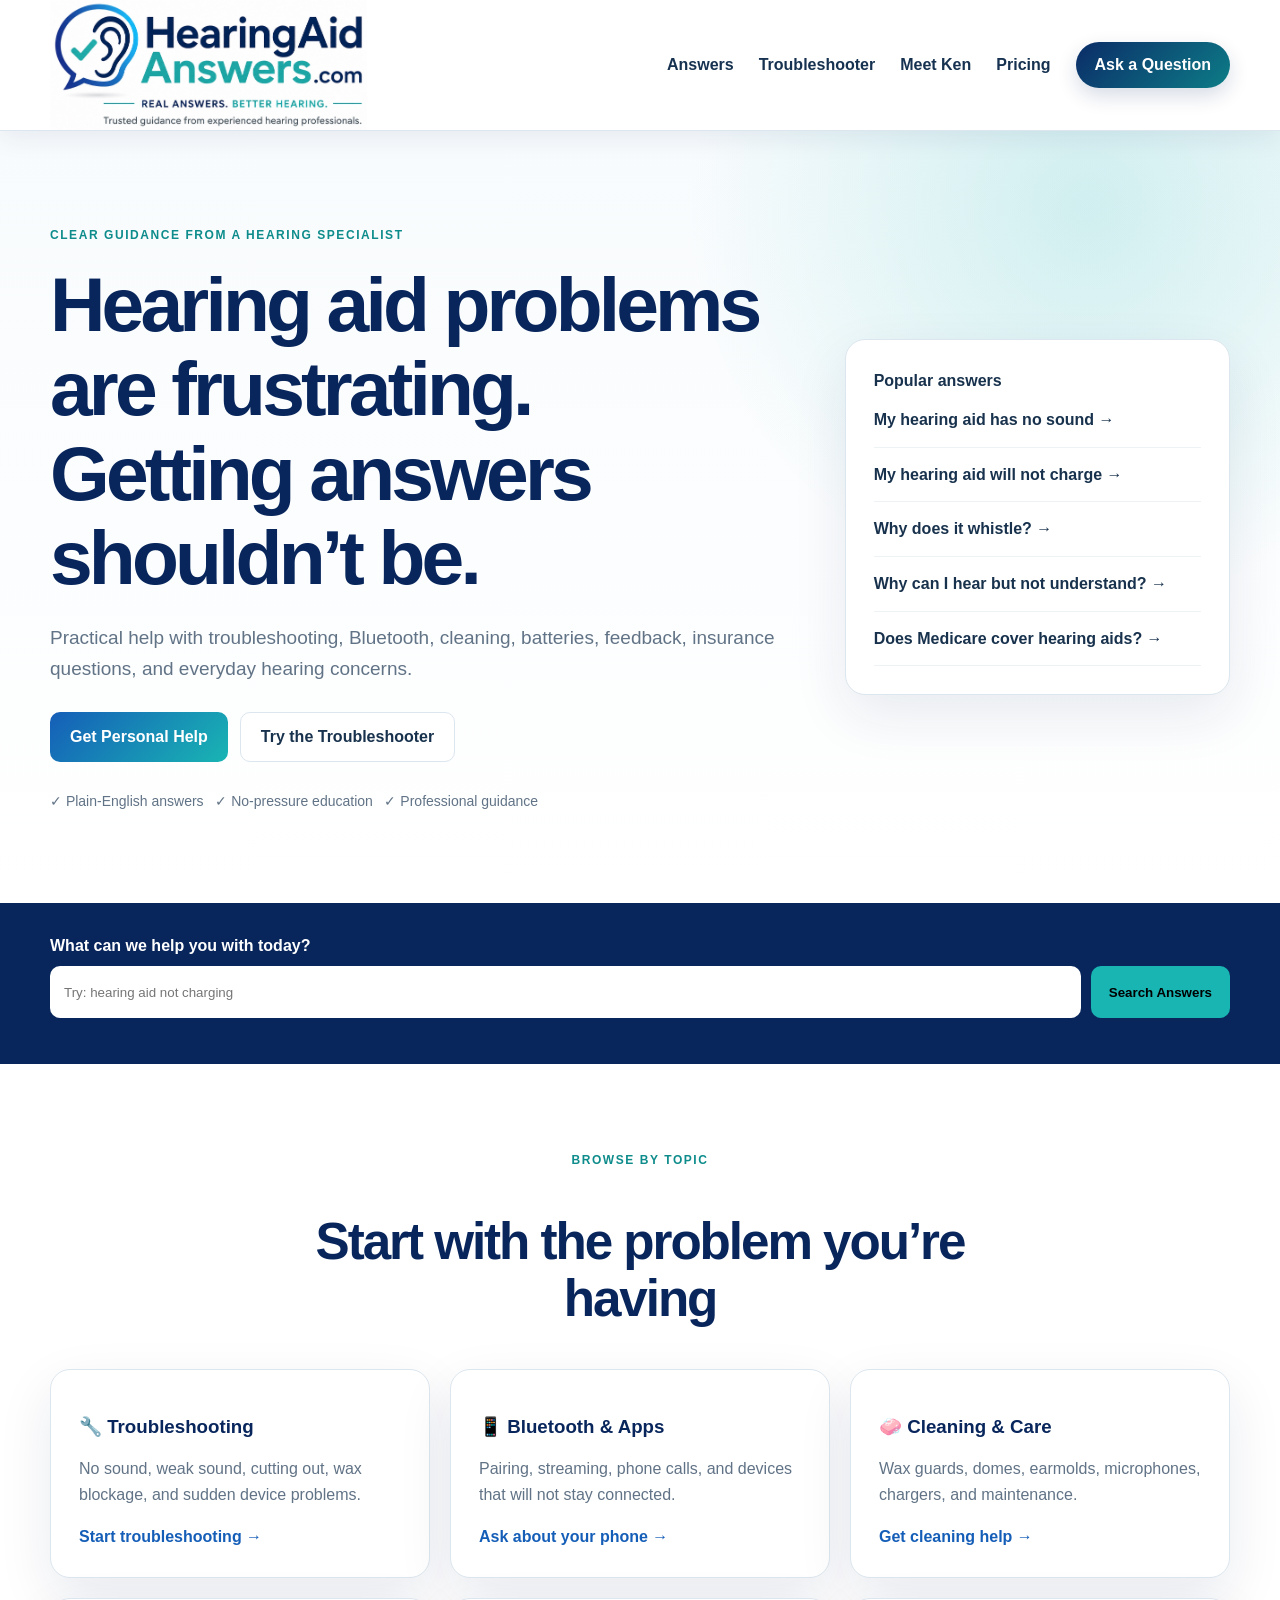
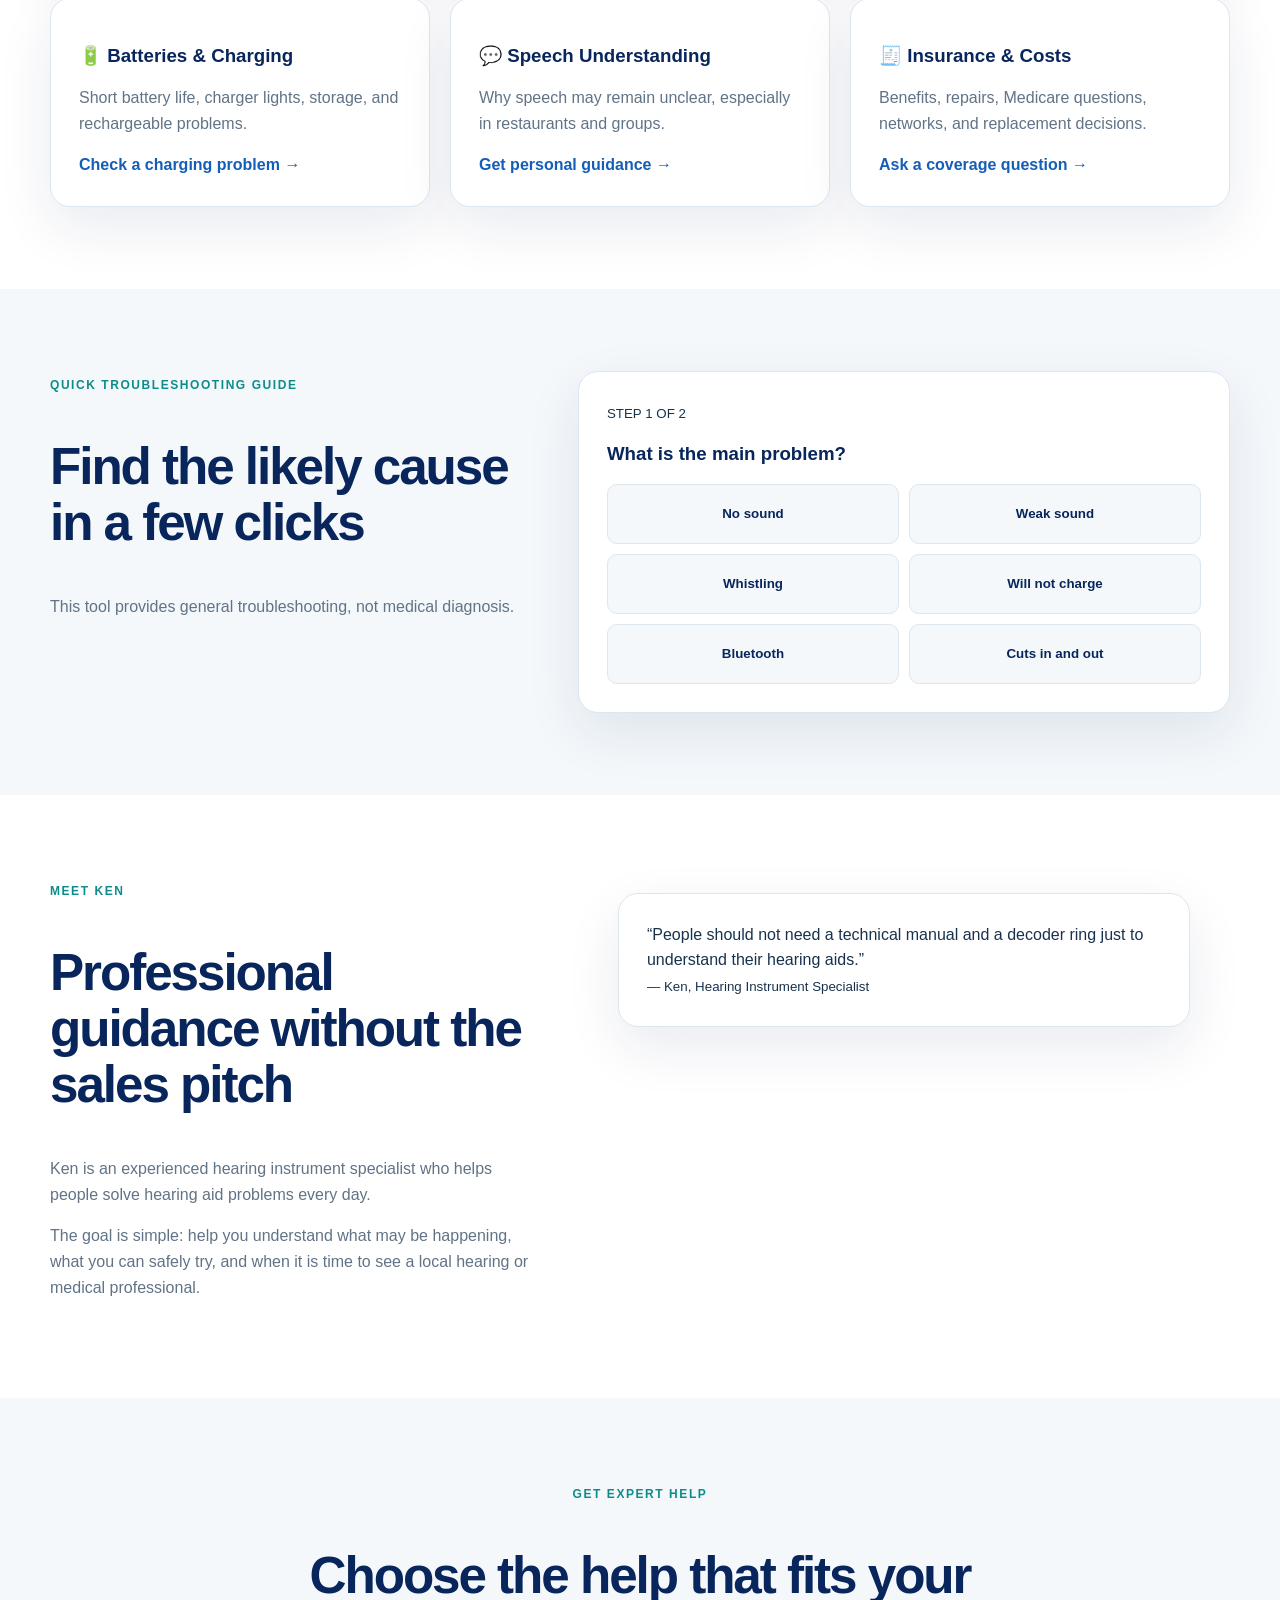
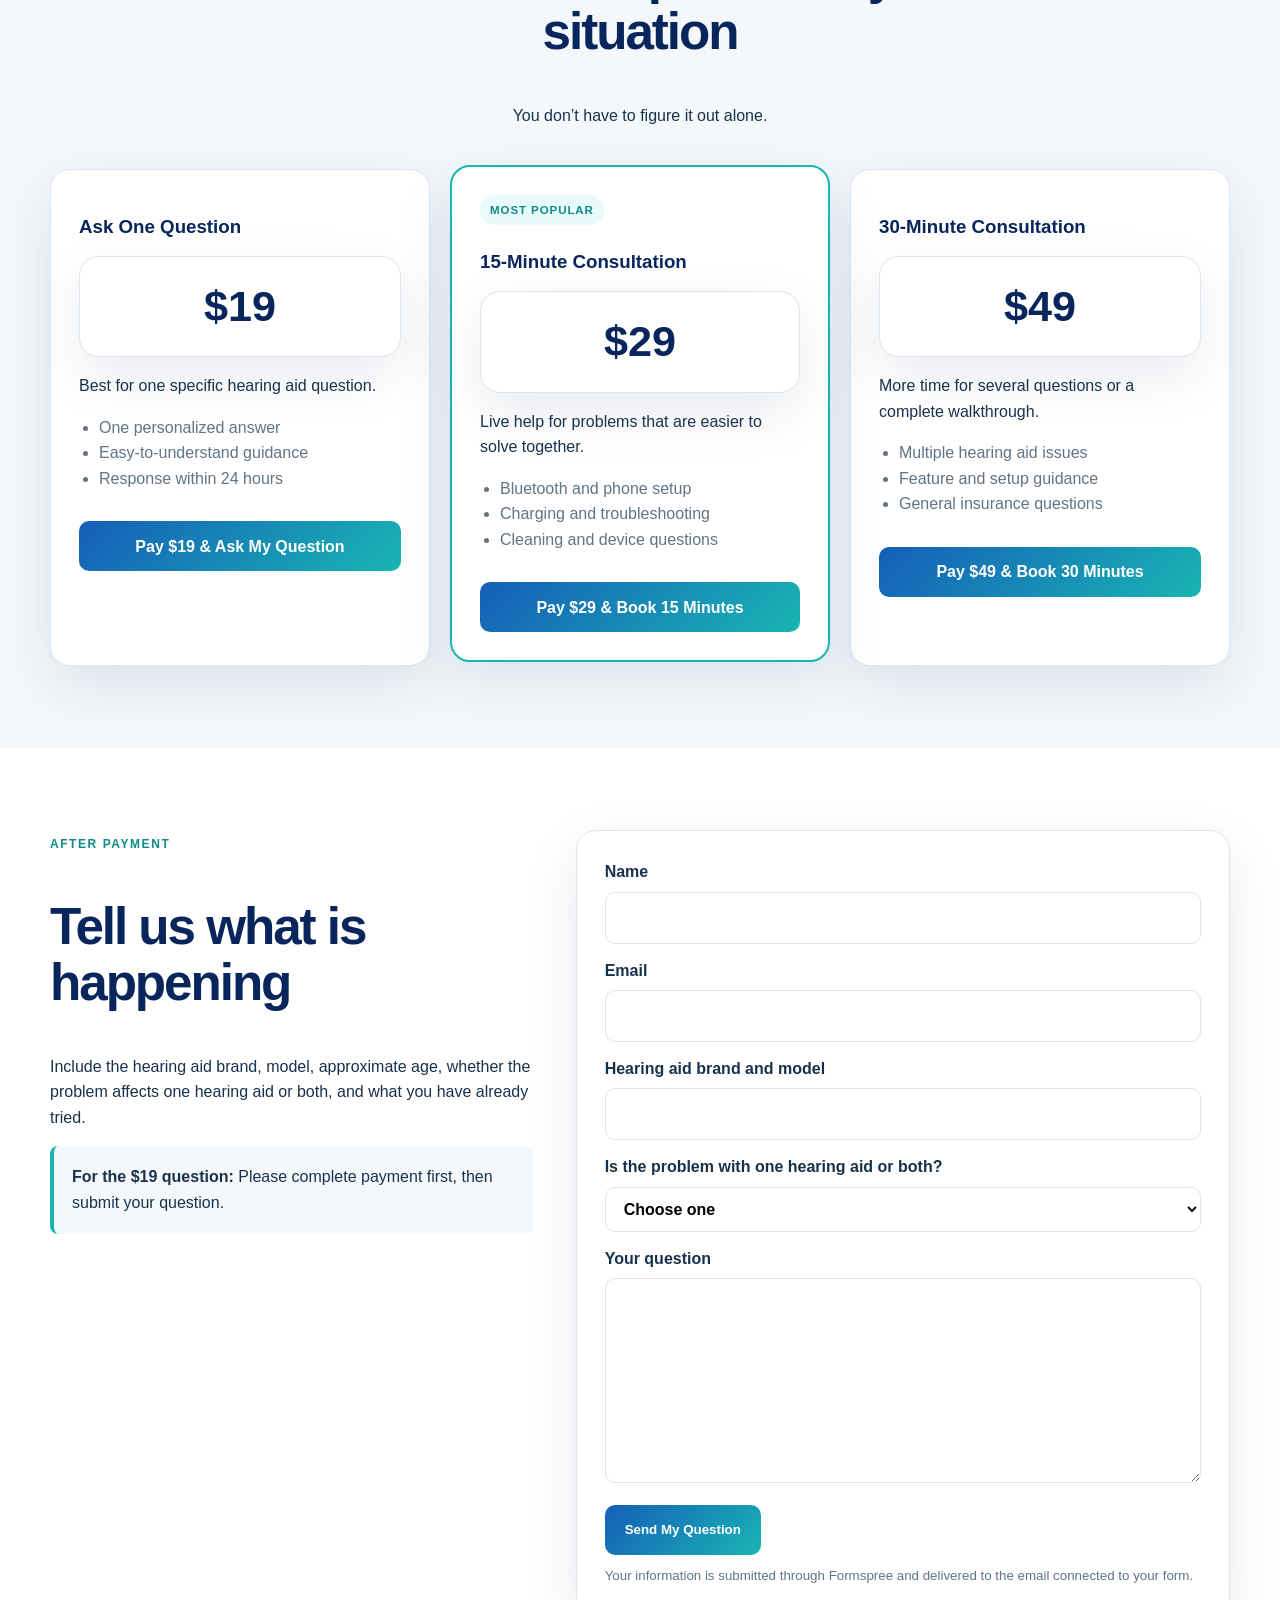
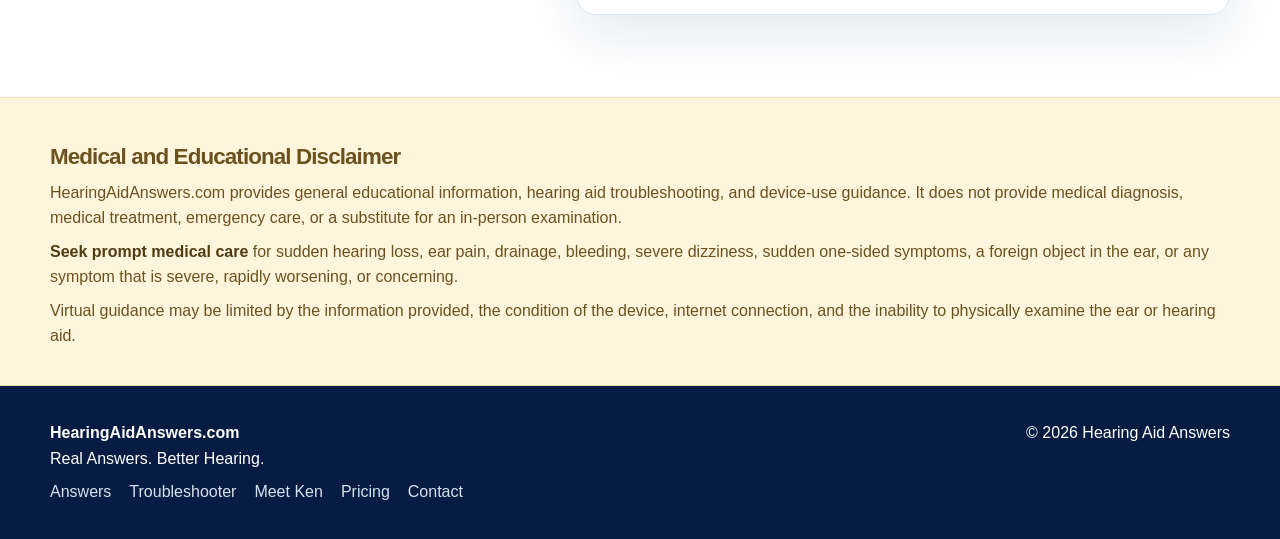
<file: index.html>
<!doctype html>
<html lang="en">
<head>
<meta name="description" content="Get expert answers to your hearing aid questions from an experienced hearing specialist. Virtual consultations, troubleshooting, cleaning tips, Bluetooth help, and honest advice.">
 <title>Hearing Aid Answers | Expert Hearing Aid Help & Virtual Consultations</title>
<!-- Google tag (gtag.js) -->
<script async src="https://www.googletagmanager.com/gtag/js?id=G-X56CJ06M9F"></script>
<script>
  window.dataLayer = window.dataLayer || [];
  function gtag(){dataLayer.push(arguments);}
  gtag('js', new Date());

  gtag('config', 'G-X56CJ06M9F');
</script>
  <link rel="stylesheet" href="./styles.css?v=4">

  <style>
    .help-options {
      display: grid;
      grid-template-columns: repeat(3, 1fr);
      gap: 20px;
      margin-top: 34px;
    }

    .help-card {
      background: #fff;
      border: 1px solid #dce6ee;
      border-radius: 20px;
      padding: 28px;
      box-shadow: 0 20px 55px rgba(8,38,92,.10);
    }

    .help-card.featured {
      border: 2px solid #19b5b3;
      transform: translateY(-4px);
    }

    .help-card .price {
      display: block;
      font-size: 2.7rem;
      line-height: 1;
      font-weight: 800;
      color: #08265c;
      margin: 12px 0 14px;
    }

    .help-card ul {
      padding-left: 20px;
      color: #617386;
    }

    .help-card .btn {
      width: 100%;
      margin-top: 14px;
    }

    .most-popular {
      display: inline-block;
      background: #e8fbfa;
      color: #0d8c8b;
      font-size: .72rem;
      font-weight: 800;
      letter-spacing: .08em;
      padding: 6px 10px;
      border-radius: 999px;
      margin-bottom: 8px;
    }

    .question-panel {
      display: grid;
      grid-template-columns: .85fr 1.15fr;
      gap: 42px;
      align-items: start;
    }

    .question-panel form {
      background: #fff;
      border: 1px solid #dce6ee;
      border-radius: 20px;
      padding: 28px;
      box-shadow: 0 20px 55px rgba(8,38,92,.10);
    }

    .question-panel form label {
      display: block;
      font-weight: 800;
      margin-bottom: 14px;
    }

    .question-panel input,
    .question-panel textarea,
    .question-panel select {
      width: 100%;
      margin-top: 7px;
      padding: 12px 14px;
      border: 1px solid #dce6ee;
      border-radius: 10px;
      font: inherit;
      background: #fff;
    }

    .question-panel small {
      display: block;
      color: #617386;
      margin-top: 10px;
    }

    .paid-note {
      background: #f4f8fb;
      border-left: 4px solid #19b5b3;
      padding: 18px;
      border-radius: 8px;
      color: #18324d;
    }

    .waiver {
      background: #fff5dd;
      color: #6b511e;
      padding: 28px 0;
      border-top: 1px solid #f0dfaa;
      border-bottom: 1px solid #f0dfaa;
    }

    .waiver h2 {
      color: #6b511e;
      font-size: 1.4rem;
      margin-bottom: 10px;
    }

    .waiver p {
      margin: 8px 0;
    }

    .waiver strong {
      color: #4f3b12;
    }

    .footer-links {
      display: flex;
      gap: 18px;
      flex-wrap: wrap;
      margin-top: 8px;
    }

    .footer-links a {
      color: #d6e2ed;
      text-decoration: none;
    }

    @media (max-width: 850px) {
      .help-options,
      .question-panel {
        grid-template-columns: 1fr;
      }

      .help-card.featured {
        transform: none;
      }
    }
  </style>
 <script type="application/ld+json">
{
  "@context":"https://schema.org",
  "@type":"MedicalBusiness",
  "name":"Hearing Aid Answers",
  "url":"https://hearingaidanswers.com",
  "logo":"https://hearingaidanswers.com/hearing-aid-answers-logo.png",
  "description":"Professional hearing aid advice and virtual consultations from an experienced hearing specialist.",
  "serviceType":"Hearing Aid Consultation",
  "sameAs":[
    "https://www.instagram.com/hearingaidanswers"
  ]
}
</script>
<meta name="google-site-verification" content="I1CWi6V6kV3puIH193Li59yIFA6LHplWw_Mh35VZeIM" />
 </head>
 <body>

<header>
  <div class="wrap nav">
    <img src="./hearing-aid-answers-logo.png" alt="Hearing Aid Answers">

    <button id="menu" aria-label="Open navigation">☰</button>

    <nav>
      <a href="#topics">Answers</a>
      <a href="#tool">Troubleshooter</a>
      <a href="#about">Meet Ken</a>
      <a href="#help">Pricing</a>
      <a class="pill" href="#question-form">Ask a Question</a>
    </nav>
  </div>
</header>

<main>

<section class="hero">
  <div class="wrap grid">

    <div>
      <span class="eyebrow">Clear guidance from a hearing specialist</span>

      <h1>Hearing aid problems are frustrating. Getting answers shouldn’t be.</h1>

      <p class="lead">
        Practical help with troubleshooting, Bluetooth, cleaning, batteries,
        feedback, insurance questions, and everyday hearing concerns.
      </p>

      <div class="actions">
        <a class="btn primary" href="#help">Get Personal Help</a>
        <a class="btn" href="#tool">Try the Troubleshooter</a>
      </div>

      <div class="checks">
        ✓ Plain-English answers &nbsp;
        ✓ No-pressure education &nbsp;
        ✓ Professional guidance
      </div>
    </div>

    <aside>
      <b>Popular answers</b>
      <a href="#tool">My hearing aid has no sound →</a>
      <a href="#tool">My hearing aid will not charge →</a>
      <a href="#topics">Why does it whistle? →</a>
      <a href="#topics">Why can I hear but not understand? →</a>
      <a href="#question-form">Does Medicare cover hearing aids? →</a>
    </aside>

  </div>
</section>

<section class="search">
  <div class="wrap">
    <label for="q">What can we help you with today?</label>

    <div>
      <input id="q" type="search" placeholder="Try: hearing aid not charging">
      <button id="searchBtn" type="button">Search Answers</button>
    </div>

    <p id="msg"></p>
  </div>
</section>

<section id="topics" class="section">
  <div class="wrap">

    <div class="heading">
      <span class="eyebrow">Browse by topic</span>
      <h2>Start with the problem you’re having</h2>
    </div>

    <div class="cards">

      <article>
        <h3>🔧 Troubleshooting</h3>
        <p>No sound, weak sound, cutting out, wax blockage, and sudden device problems.</p>
        <a href="#tool">Start troubleshooting →</a>
      </article>

      <article>
        <h3>📱 Bluetooth &amp; Apps</h3>
        <p>Pairing, streaming, phone calls, and devices that will not stay connected.</p>
        <a href="#question-form">Ask about your phone →</a>
      </article>

      <article>
        <h3>🧼 Cleaning &amp; Care</h3>
        <p>Wax guards, domes, earmolds, microphones, chargers, and maintenance.</p>
        <a href="#question-form">Get cleaning help →</a>
      </article>

      <article>
        <h3>🔋 Batteries &amp; Charging</h3>
        <p>Short battery life, charger lights, storage, and rechargeable problems.</p>
        <a href="#tool">Check a charging problem →</a>
      </article>

      <article>
        <h3>💬 Speech Understanding</h3>
        <p>Why speech may remain unclear, especially in restaurants and groups.</p>
        <a href="#help">Get personal guidance →</a>
      </article>

      <article>
        <h3>🧾 Insurance &amp; Costs</h3>
        <p>Benefits, repairs, Medicare questions, networks, and replacement decisions.</p>
        <a href="#question-form">Ask a coverage question →</a>
      </article>

    </div>
  </div>
</section>

<section id="tool" class="section alt">
  <div class="wrap toolgrid">

    <div>
      <span class="eyebrow">Quick troubleshooting guide</span>
      <h2>Find the likely cause in a few clicks</h2>
      <p>This tool provides general troubleshooting, not medical diagnosis.</p>
    </div>

    <div class="tool">

      <div id="one">
        <small>STEP 1 OF 2</small>
        <h3>What is the main problem?</h3>

        <div class="choices">
          <button data-p="silent">No sound</button>
          <button data-p="weak">Weak sound</button>
          <button data-p="whistle">Whistling</button>
          <button data-p="charge">Will not charge</button>
          <button data-p="bluetooth">Bluetooth</button>
          <button data-p="cutout">Cuts in and out</button>
        </div>
      </div>

      <div id="two" hidden>
        <small>STEP 2 OF 2</small>
        <h3>One hearing aid or both?</h3>

        <div class="choices">
          <button data-s="one">One hearing aid</button>
          <button data-s="both">Both hearing aids</button>
        </div>

        <button class="link" id="back" type="button">← Go back</button>
      </div>

      <div id="result" hidden>
        <small>YOUR QUICK ANSWER</small>
        <h3 id="rt"></h3>
        <div id="rb"></div>

        <div class="actions">
          <button class="btn" id="restart" type="button">Start Over</button>
          <a class="btn primary" href="#question-form">Ask Ken</a>
        </div>
      </div>

    </div>
  </div>
</section>

<section id="about" class="section">
  <div class="wrap about">

    <div>
      <span class="eyebrow">Meet Ken</span>
      <h2>Professional guidance without the sales pitch</h2>

      <p>
        Ken is an experienced hearing instrument specialist who helps people
        solve hearing aid problems every day.
      </p>

      <p>
        The goal is simple: help you understand what may be happening,
        what you can safely try, and when it is time to see a local hearing
        or medical professional.
      </p>
    </div>

    <blockquote>
      “People should not need a technical manual and a decoder ring just to understand their hearing aids.”
      <br>
      <small>— Ken, Hearing Instrument Specialist</small>
    </blockquote>

  </div>
</section>

<section id="help" class="section alt">
  <div class="wrap">

    <div class="heading">
      <span class="eyebrow">Get Expert Help</span>
      <h2>Choose the help that fits your situation</h2>
      <p>You don’t have to figure it out alone.</p>
    </div>

    <div class="help-options">

      <article class="help-card">
        <h3>Ask One Question</h3>
        <span class="price">$19</span>

        <p>Best for one specific hearing aid question.</p>

        <ul>
          <li>One personalized answer</li>
          <li>Easy-to-understand guidance</li>
          <li>Response within 24 hours</li>
        </ul>

        <a
          class="btn primary"
          href="https://buy.stripe.com/eVq9AScin8Th2Yv7lEcQU00"
          target="_blank"
          rel="noopener">
          Pay $19 &amp; Ask My Question
        </a>
      </article>

      <article class="help-card featured">
        <span class="most-popular">MOST POPULAR</span>

        <h3>15-Minute Consultation</h3>
        <span class="price">$29</span>

        <p>Live help for problems that are easier to solve together.</p>

        <ul>
          <li>Bluetooth and phone setup</li>
          <li>Charging and troubleshooting</li>
          <li>Cleaning and device questions</li>
        </ul>

        <a
          class="btn primary"
          href="https://buy.stripe.com/fZueVc6Y37Pd42zeO6cQU01"
          target="_blank"
          rel="noopener">
          Pay $29 &amp; Book 15 Minutes
        </a>
      </article>

      <article class="help-card">
        <h3>30-Minute Consultation</h3>
        <span class="price">$49</span>

        <p>More time for several questions or a complete walkthrough.</p>

        <ul>
          <li>Multiple hearing aid issues</li>
          <li>Feature and setup guidance</li>
          <li>General insurance questions</li>
        </ul>

        <a
          class="btn primary"
          href="https://buy.stripe.com/cNibJ05TZ9XlgPlaxQcQU02"
          target="_blank"
          rel="noopener">
          Pay $49 &amp; Book 30 Minutes
        </a>
      </article>

    </div>
  </div>
</section>

<section id="question-form" class="section">
  <div class="wrap question-panel">

    <div>
      <span class="eyebrow">After Payment</span>
      <h2>Tell us what is happening</h2>

      <p>
        Include the hearing aid brand, model, approximate age,
        whether the problem affects one hearing aid or both,
        and what you have already tried.
      </p>

      <div class="paid-note">
        <strong>For the $19 question:</strong>
        Please complete payment first, then submit your question.
      </div>
    </div>

    <form action="https://formspree.io/f/xojgdlvq" method="POST">

      <label>
        Name
        <input type="text" name="name" required>
      </label>

      <label>
        Email
        <input type="email" name="email" required>
      </label>

      <label>
        Hearing aid brand and model
        <input type="text" name="device">
      </label>

      <label>
        Is the problem with one hearing aid or both?
        <select name="side">
          <option value="">Choose one</option>
          <option value="One hearing aid">One hearing aid</option>
          <option value="Both hearing aids">Both hearing aids</option>
          <option value="Not sure">Not sure</option>
        </select>
      </label>

      <label>
        Your question
        <textarea name="question" rows="7" required></textarea>
      </label>

      <button class="btn primary" type="submit">
        Send My Question
      </button>

      <small>
        Your information is submitted through Formspree and delivered to the email connected to your form.
      </small>

    </form>

  </div>
</section>

<section class="waiver">
  <div class="wrap">

    <h2>Medical and Educational Disclaimer</h2>

    <p>
      HearingAidAnswers.com provides general educational information,
      hearing aid troubleshooting, and device-use guidance. It does not
      provide medical diagnosis, medical treatment, emergency care,
      or a substitute for an in-person examination.
    </p>

    <p>
      <strong>Seek prompt medical care</strong> for sudden hearing loss,
      ear pain, drainage, bleeding, severe dizziness, sudden one-sided
      symptoms, a foreign object in the ear, or any symptom that is severe,
      rapidly worsening, or concerning.
    </p>

    <p>
      Virtual guidance may be limited by the information provided,
      the condition of the device, internet connection, and the inability
      to physically examine the ear or hearing aid.
    </p>

  </div>
</section>

</main>

<footer>
  <div class="wrap foot">

    <div>
      <b>HearingAidAnswers.com</b><br>
      Real Answers. Better Hearing.

      <div class="footer-links">
        <a href="#topics">Answers</a>
        <a href="#tool">Troubleshooter</a>
        <a href="#about">Meet Ken</a>
        <a href="#help">Pricing</a>
        <a href="#question-form">Contact</a>
      </div>
    </div>

    <div>
      © <span id="year"></span> Hearing Aid Answers
    </div>

  </div>
</footer>

<script src="./script.js"></script>

</body>
</html>
</file>
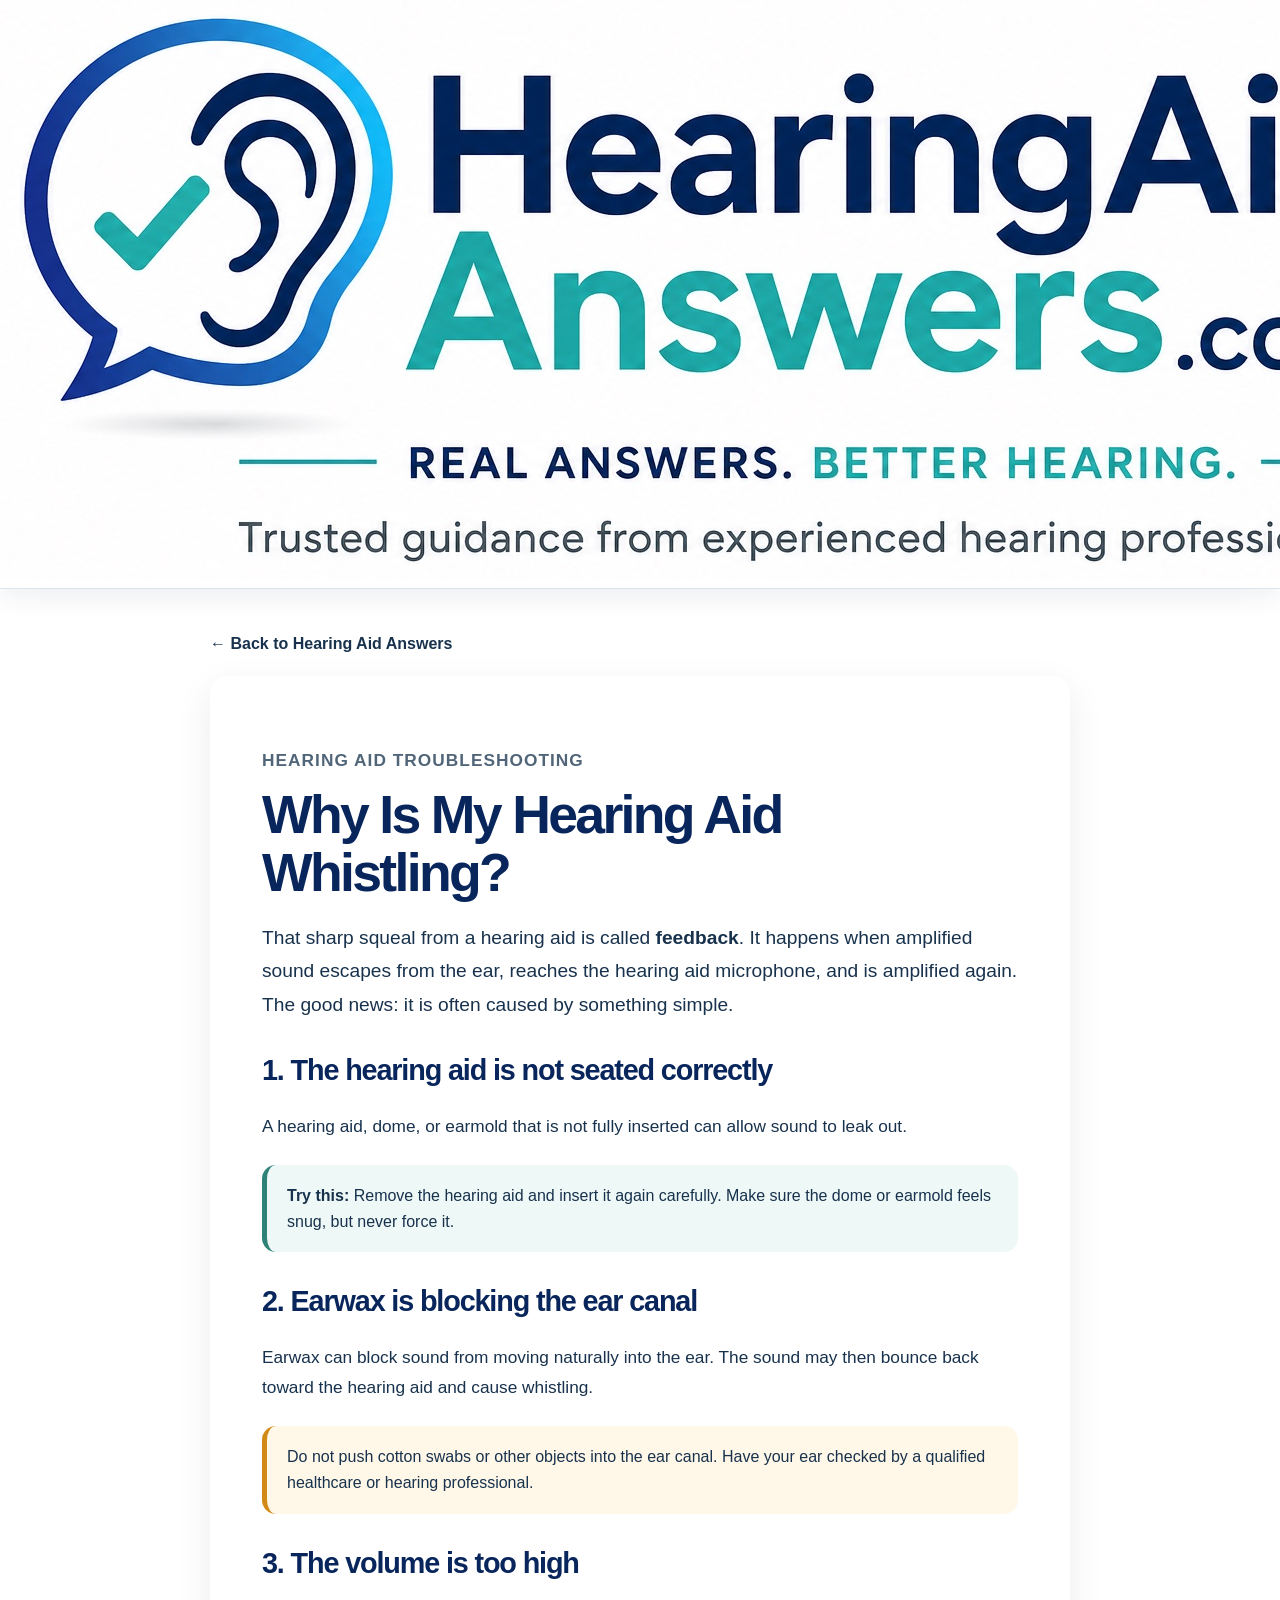
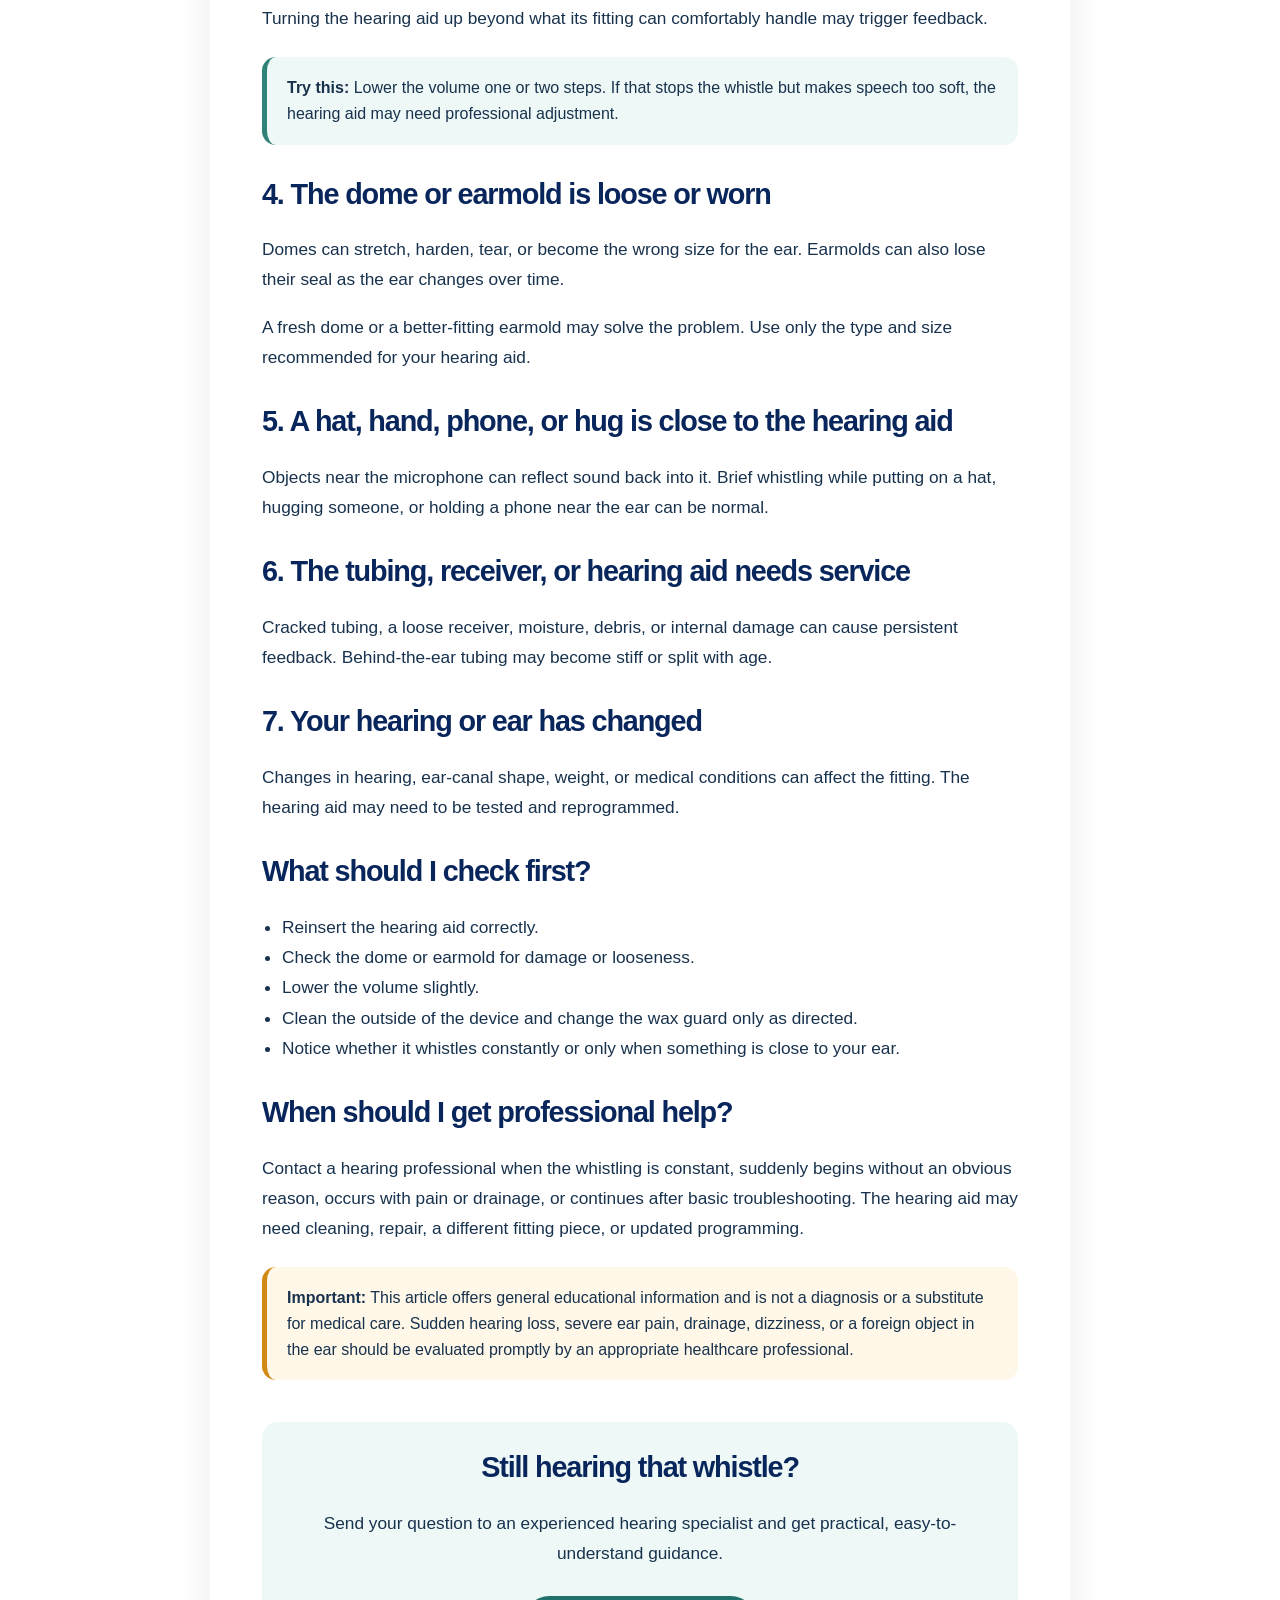
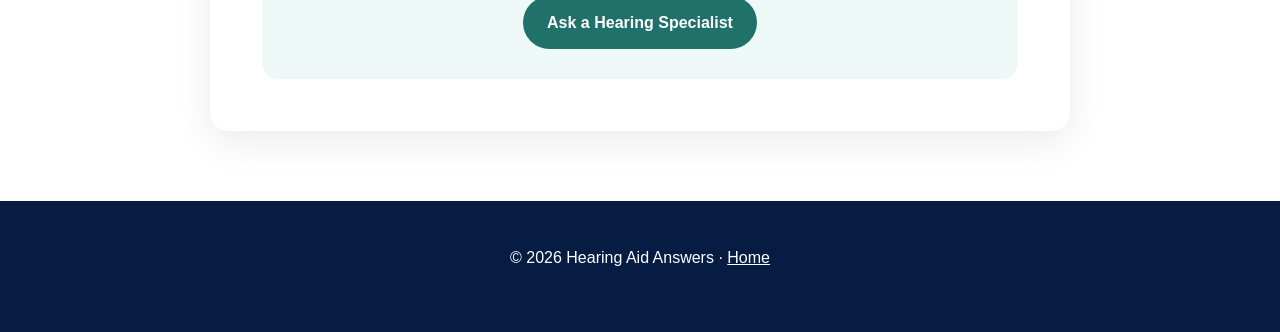
<file: hearing-aid-whistling.html>
<!doctype html>
<html lang="en">
<head>
  <meta charset="utf-8">
  <meta name="viewport" content="width=device-width, initial-scale=1">
  <title>Why Is My Hearing Aid Whistling? 7 Common Causes and Easy Fixes</title>
  <meta name="description" content="Learn why hearing aids whistle or squeal, seven common causes, easy fixes to try at home, and when to contact a hearing professional.">
  <link rel="canonical" href="https://hearingaidanswers.com/hearing-aid-whistling.html">
  <meta property="og:type" content="article">
  <meta property="og:title" content="Why Is My Hearing Aid Whistling? 7 Common Causes and Easy Fixes">
  <meta property="og:description" content="Learn what causes hearing aid feedback and the simple steps that may stop it.">
  <meta property="og:url" content="https://hearingaidanswers.com/hearing-aid-whistling.html">
  <meta property="og:image" content="https://hearingaidanswers.com/hearing-aid-answers-logo.png">
  <link rel="stylesheet" href="./styles.css?v=4">
  <script async src="https://www.googletagmanager.com/gtag/js?id=G-X56CJ06M9F"></script>
  <script>
    window.dataLayer = window.dataLayer || [];
    function gtag(){dataLayer.push(arguments);}
    gtag('js', new Date());
    gtag('config', 'G-X56CJ06M9F');
  </script>
  <script type="application/ld+json">
  {
    "@context": "https://schema.org",
    "@type": "Article",
    "headline": "Why Is My Hearing Aid Whistling? 7 Common Causes and Easy Fixes",
    "description": "Learn why hearing aids whistle or squeal, seven common causes, easy fixes to try at home, and when to contact a hearing professional.",
    "author": {"@type": "Person", "name": "Ken", "jobTitle": "Hearing Instrument Specialist"},
    "publisher": {
      "@type": "Organization",
      "name": "Hearing Aid Answers",
      "logo": {"@type": "ImageObject", "url": "https://hearingaidanswers.com/hearing-aid-answers-logo.png"}
    },
    "mainEntityOfPage": "https://hearingaidanswers.com/hearing-aid-whistling.html",
    "datePublished": "2026-07-20",
    "dateModified": "2026-07-20"
  }
  </script>
  <style>
    .article-wrap{width:min(860px,calc(100% - 32px));margin:42px auto 70px}.article-card{background:#fff;border-radius:18px;padding:clamp(24px,5vw,52px);box-shadow:0 12px 36px rgba(0,0,0,.08)}.article-card h1{font-size:clamp(2rem,5vw,3.35rem);line-height:1.08;margin:0 0 18px}.article-card h2{margin-top:34px;font-size:clamp(1.35rem,3vw,1.8rem)}.article-card p,.article-card li{font-size:1.08rem;line-height:1.75}.article-card ul{padding-left:1.25rem}.article-kicker{font-weight:700;letter-spacing:.06em;text-transform:uppercase;opacity:.75;margin-bottom:10px}.article-intro{font-size:1.2rem!important}.tip-box,.warning-box{border-radius:14px;padding:18px 20px;margin:24px 0}.tip-box{background:#eef8f6;border-left:5px solid #2f8278}.warning-box{background:#fff7e8;border-left:5px solid #d28a16}.article-cta{text-align:center;margin-top:42px;padding:30px 22px;border-radius:16px;background:#eef8f6}.article-cta h2{margin-top:0}.article-button{display:inline-block;margin-top:10px;padding:14px 24px;border-radius:999px;background:#1f7169;color:#fff;text-decoration:none;font-weight:700}.article-button:hover{filter:brightness(.92)}.article-footer{text-align:center;padding:28px 16px 45px}.article-footer a{color:inherit}.back-link{display:inline-block;margin-bottom:20px;font-weight:700;text-decoration:none}
  </style>
</head>
<body>
  <header>
    <div class="container nav">
      <a class="brand" href="./index.html" aria-label="Hearing Aid Answers home"><img src="./hearing-aid-answers-logo.png" alt="Hearing Aid Answers logo"></a>
      <nav aria-label="Main navigation">
        <a href="./index.html">Home</a>
        <a href="./index.html#services">Get Help</a>
        <a href="./index.html#about">Meet Ken</a>
        <a href="./index.html#contact">Contact</a>
      </nav>
    </div>
  </header>
  <main class="article-wrap">
    <a class="back-link" href="./index.html">← Back to Hearing Aid Answers</a>
    <article class="article-card">
      <p class="article-kicker">Hearing Aid Troubleshooting</p>
      <h1>Why Is My Hearing Aid Whistling?</h1>
      <p class="article-intro">That sharp squeal from a hearing aid is called <strong>feedback</strong>. It happens when amplified sound escapes from the ear, reaches the hearing aid microphone, and is amplified again. The good news: it is often caused by something simple.</p>
      <h2>1. The hearing aid is not seated correctly</h2>
      <p>A hearing aid, dome, or earmold that is not fully inserted can allow sound to leak out.</p>
      <div class="tip-box"><strong>Try this:</strong> Remove the hearing aid and insert it again carefully. Make sure the dome or earmold feels snug, but never force it.</div>
      <h2>2. Earwax is blocking the ear canal</h2>
      <p>Earwax can block sound from moving naturally into the ear. The sound may then bounce back toward the hearing aid and cause whistling.</p>
      <div class="warning-box">Do not push cotton swabs or other objects into the ear canal. Have your ear checked by a qualified healthcare or hearing professional.</div>
      <h2>3. The volume is too high</h2>
      <p>Turning the hearing aid up beyond what its fitting can comfortably handle may trigger feedback.</p>
      <div class="tip-box"><strong>Try this:</strong> Lower the volume one or two steps. If that stops the whistle but makes speech too soft, the hearing aid may need professional adjustment.</div>
      <h2>4. The dome or earmold is loose or worn</h2>
      <p>Domes can stretch, harden, tear, or become the wrong size for the ear. Earmolds can also lose their seal as the ear changes over time.</p>
      <p>A fresh dome or a better-fitting earmold may solve the problem. Use only the type and size recommended for your hearing aid.</p>
      <h2>5. A hat, hand, phone, or hug is close to the hearing aid</h2>
      <p>Objects near the microphone can reflect sound back into it. Brief whistling while putting on a hat, hugging someone, or holding a phone near the ear can be normal.</p>
      <h2>6. The tubing, receiver, or hearing aid needs service</h2>
      <p>Cracked tubing, a loose receiver, moisture, debris, or internal damage can cause persistent feedback. Behind-the-ear tubing may become stiff or split with age.</p>
      <h2>7. Your hearing or ear has changed</h2>
      <p>Changes in hearing, ear-canal shape, weight, or medical conditions can affect the fitting. The hearing aid may need to be tested and reprogrammed.</p>
      <h2>What should I check first?</h2>
      <ul><li>Reinsert the hearing aid correctly.</li><li>Check the dome or earmold for damage or looseness.</li><li>Lower the volume slightly.</li><li>Clean the outside of the device and change the wax guard only as directed.</li><li>Notice whether it whistles constantly or only when something is close to your ear.</li></ul>
      <h2>When should I get professional help?</h2>
      <p>Contact a hearing professional when the whistling is constant, suddenly begins without an obvious reason, occurs with pain or drainage, or continues after basic troubleshooting. The hearing aid may need cleaning, repair, a different fitting piece, or updated programming.</p>
      <div class="warning-box"><strong>Important:</strong> This article offers general educational information and is not a diagnosis or a substitute for medical care. Sudden hearing loss, severe ear pain, drainage, dizziness, or a foreign object in the ear should be evaluated promptly by an appropriate healthcare professional.</div>
      <section class="article-cta">
        <h2>Still hearing that whistle?</h2>
        <p>Send your question to an experienced hearing specialist and get practical, easy-to-understand guidance.</p>
        <a class="article-button" href="./index.html#services">Ask a Hearing Specialist</a>
      </section>
    </article>
  </main>
  <footer class="article-footer"><p>© 2026 Hearing Aid Answers · <a href="./index.html">Home</a></p></footer>
</body>
</html>
</file>
<file: styles.css>
* {
  box-sizing: border-box;
}

html {
  scroll-behavior: smooth;
}

body {
  margin: 0;
  font: 16px/1.6 Arial, Helvetica, sans-serif;
  color: #18324d;
  background: #ffffff;
}

a {
  color: inherit;
}

.wrap {
  width: min(1180px, calc(100% - 40px));
  margin: 0 auto;
}

/* Redesigned professional header */
header {
  position: sticky;
  top: 0;
  z-index: 100;
  background: rgba(255, 255, 255, 0.97);
  border-bottom: 1px solid #dce6ee;
  box-shadow: 0 8px 24px rgba(8, 38, 92, 0.07);
  backdrop-filter: blur(10px);
}

.nav {
  min-height: 124px;
  display: flex;
  align-items: center;
  justify-content: space-between;
  gap: 34px;
}


.nav > img {
    width: 520px;
    max-width: 48vw;
    height: auto;
    max-height: 130px;
    object-fit: contain;
    object-position: left center;
    display: block;
    flex: 0 1 auto;
}

.nav nav {
  display: flex;
  align-items: center;
  justify-content: flex-end;
  gap: 25px;
  flex-wrap: wrap;
}

.nav nav a {
  position: relative;
  text-decoration: none;
  font-weight: 700;
  color: #163250;
  padding: 10px 0;
  white-space: nowrap;
}

.nav nav a:not(.pill)::after {
  content: "";
  position: absolute;
  left: 0;
  right: 100%;
  bottom: 4px;
  height: 2px;
  border-radius: 999px;
  background: #19a9a5;
  transition: right 0.2s ease;
}

.nav nav a:not(.pill):hover::after,
.nav nav a:not(.pill):focus-visible::after {
  right: 0;
}

.pill {
  display: inline-flex;
  align-items: center;
  justify-content: center;
  min-height: 46px;
  padding: 0 19px !important;
  border-radius: 999px;
  color: #ffffff !important;
  background: linear-gradient(135deg, #0b2c68, #0d7d87);
  box-shadow: 0 8px 20px rgba(8, 38, 92, 0.16);
}

#menu {
  display: none;
  border: 0;
  background: transparent;
  color: #08265c;
  font-size: 27px;
  line-height: 1;
  cursor: pointer;
}

.hero {
  padding: 90px 0;
  background:
    radial-gradient(circle at 85% 10%, rgba(25, 181, 179, 0.18), transparent 31%),
    linear-gradient(180deg, #f8fbfd 0%, #ffffff 100%);
}

.grid {
  display: grid;
  grid-template-columns: minmax(0, 1.38fr) minmax(300px, 0.72fr);
  gap: 56px;
  align-items: center;
}

.eyebrow {
  color: #0d8c8b;
  text-transform: uppercase;
  letter-spacing: 0.13em;
  font-weight: 800;
  font-size: 12px;
}

.light {
  color: #baf1ef;
}

h1,
h2,
h3 {
  color: #08265c;
  line-height: 1.1;
}

h1 {
  font-size: clamp(48px, 6vw, 82px);
  letter-spacing: -0.05em;
  margin: 15px 0 24px;
}

h2 {
  font-size: clamp(34px, 4vw, 52px);
  letter-spacing: -0.04em;
}

.lead {
  font-size: 19px;
  color: #617386;
}

.actions {
  display: flex;
  gap: 12px;
  flex-wrap: wrap;
  margin: 28px 0;
}

.btn {
  display: inline-flex;
  min-height: 50px;
  padding: 0 20px;
  align-items: center;
  justify-content: center;
  border: 1px solid #dce6ee;
  border-radius: 10px;
  background: #ffffff;
  text-decoration: none;
  font-weight: 800;
  cursor: pointer;
}

.primary {
  color: #ffffff;
  border: 0;
  background: linear-gradient(135deg, #155eb8, #19b5b3);
}

.checks {
  color: #617386;
  font-size: 14px;
}

.hero aside,
.tool,
form,
blockquote,
.cards article,
.price {
  background: #ffffff;
  border: 1px solid #dce6ee;
  border-radius: 20px;
  padding: 28px;
  box-shadow: 0 20px 55px rgba(8, 38, 92, 0.09);
}

.hero aside {
  display: flex;
  flex-direction: column;
}

.hero aside a {
  padding: 14px 0;
  border-bottom: 1px solid #edf2f5;
  text-decoration: none;
  font-weight: 700;
}

.search {
  padding: 30px 0;
  color: #ffffff;
  background: #08265c;
}

.search label {
  display: block;
  font-weight: 800;
  margin-bottom: 8px;
}

.search div div {
  display: grid;
  grid-template-columns: 1fr auto;
  gap: 10px;
}

.search input {
  min-height: 52px;
  border: 0;
  border-radius: 10px;
  padding: 0 14px;
}

.search button {
  border: 0;
  border-radius: 10px;
  padding: 0 18px;
  background: #19b5b3;
  font-weight: 800;
}

.section {
  padding: 82px 0;
}

.alt {
  background: #f4f8fb;
}

.heading {
  max-width: 700px;
  margin: 0 auto 40px;
  text-align: center;
}

.cards {
  display: grid;
  grid-template-columns: repeat(3, minmax(0, 1fr));
  gap: 20px;
}

.cards article p,
.about p,
.toolgrid > div p,
.ask p {
  color: #617386;
}

.cards article a {
  color: #155eb8;
  font-weight: 800;
  text-decoration: none;
}

.toolgrid,
.about,
.consultgrid,
.ask {
  display: grid;
  grid-template-columns: 0.85fr 1.15fr;
  gap: 46px;
  align-items: start;
}

.choices {
  display: grid;
  grid-template-columns: repeat(2, minmax(0, 1fr));
  gap: 10px;
}

.choices button {
  min-height: 60px;
  border: 1px solid #dce6ee;
  border-radius: 10px;
  background: #f4f8fb;
  font-weight: 800;
  color: #08265c;
}

.link {
  margin-top: 15px;
  border: 0;
  background: none;
  color: #155eb8;
  font-weight: 800;
}

.consult {
  color: #ffffff;
  background: linear-gradient(135deg, #071f4d, #0c4c88 68%, #128d8e);
}

.consult h2 {
  color: #ffffff;
}

.price {
  color: #18324d;
  text-align: center;
}

.price strong {
  display: block;
  font-size: 56px;
  color: #08265c;
}

.price .btn {
  width: 100%;
}

.ask form label {
  display: block;
  margin-bottom: 14px;
  font-weight: 800;
}

.ask input,
.ask textarea {
  width: 100%;
  padding: 12px;
  margin-top: 6px;
  border: 1px solid #dce6ee;
  border-radius: 9px;
}

.notice {
  padding: 24px 0;
  color: #6b511e;
  background: #fff5dd;
}

footer {
  padding: 34px 0;
  color: #ffffff;
  background: #061c43;
}

.foot {
  display: flex;
  justify-content: space-between;
  gap: 20px;
}

@media (max-width: 980px) {
  .nav {
    min-height: 106px;
  }

  .nav > img {
    width: 350px;
    max-width: 46vw;
    max-height: 92px;
  }

  .nav nav {
    gap: 18px;
  }
}

@media (max-width: 850px) {
  #menu {
    display: block;
    margin-left: auto;
  }

  .nav {
    position: relative;
    min-height: 92px;
    gap: 16px;
  }

  .nav > img {
    width: 285px;
    max-width: 72vw;
    max-height: 76px;
  }

  .nav nav {
    display: none;
    position: absolute;
    top: 82px;
    left: 0;
    right: 0;
    padding: 18px;
    border: 1px solid #dce6ee;
    border-radius: 14px;
    background: #ffffff;
    box-shadow: 0 18px 40px rgba(8, 38, 92, 0.14);
    flex-direction: column;
    align-items: stretch;
    gap: 5px;
  }

  .nav nav.open {
    display: flex;
  }

  .grid,
  .toolgrid,
  .about,
  .consultgrid,
  .ask {
    grid-template-columns: 1fr;
  }

  .cards {
    grid-template-columns: repeat(2, minmax(0, 1fr));
  }
}

@media (max-width: 560px) {
  .wrap {
    width: min(100% - 28px, 1180px);
  }

  .nav {
    min-height: 84px;
  }

  .nav > img {
    width: 230px;
    max-width: 74vw;
    max-height: 66px;
  }

  .nav nav {
    top: 76px;
  }

  .hero {
    padding: 58px 0;
  }

  .section {
    padding: 60px 0;
  }

  .cards,
  .choices,
  .search div div {
    grid-template-columns: 1fr;
  }

  .foot {
    flex-direction: column;
  }
}
</file>
